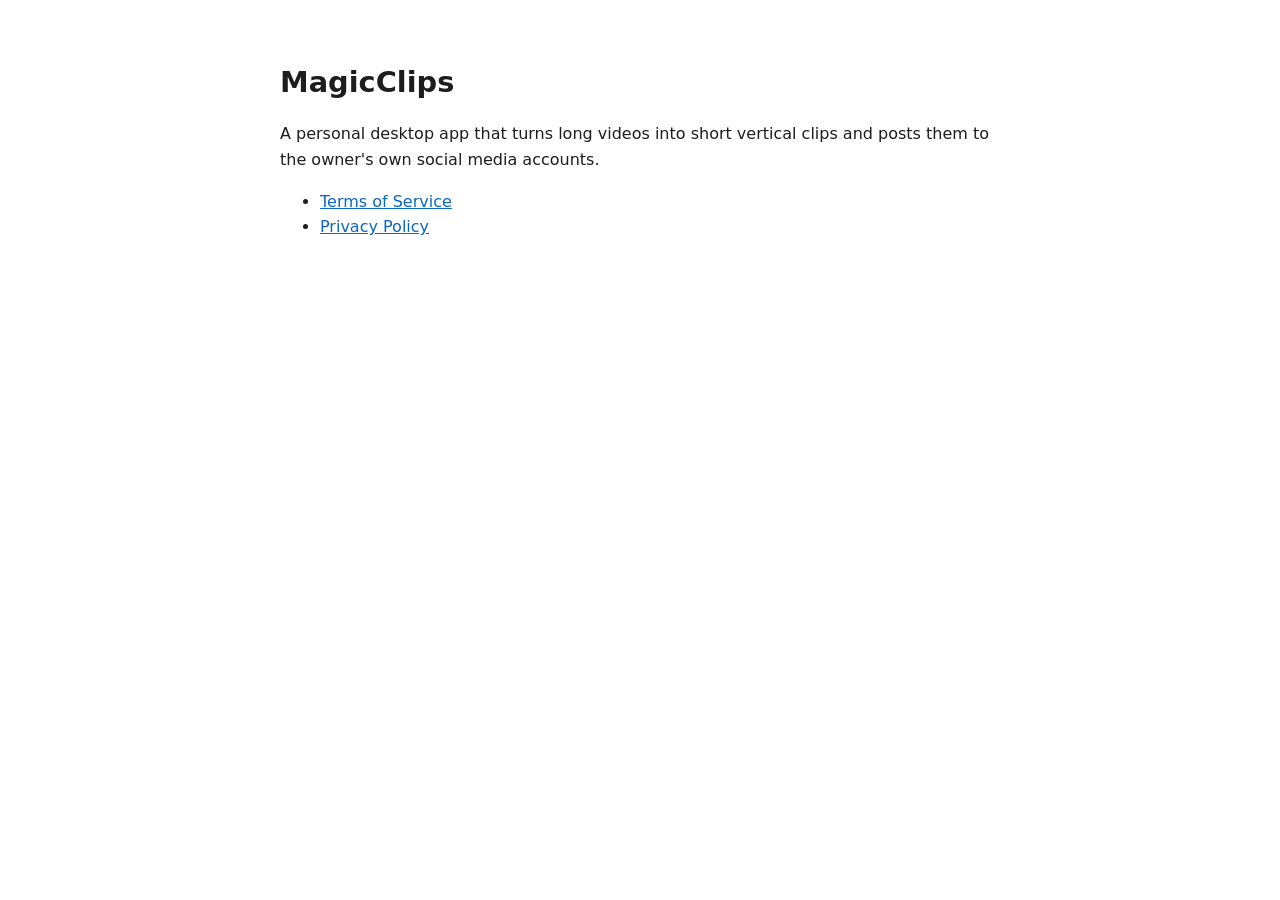
<file: index.html>
<!doctype html>
<html lang="en">
<head>
<meta charset="utf-8">
<meta name="viewport" content="width=device-width, initial-scale=1">
<title>MagicClips</title>
<link rel="stylesheet" href="style.css">
</head>
<body>
<main>
<h1>MagicClips</h1>
<p>A personal desktop app that turns long videos into short vertical clips and posts them to the owner's own
social media accounts.</p>
<ul>
  <li><a href="terms.html">Terms of Service</a></li>
  <li><a href="privacy.html">Privacy Policy</a></li>
</ul>
</main>
</body>
</html>
</file>
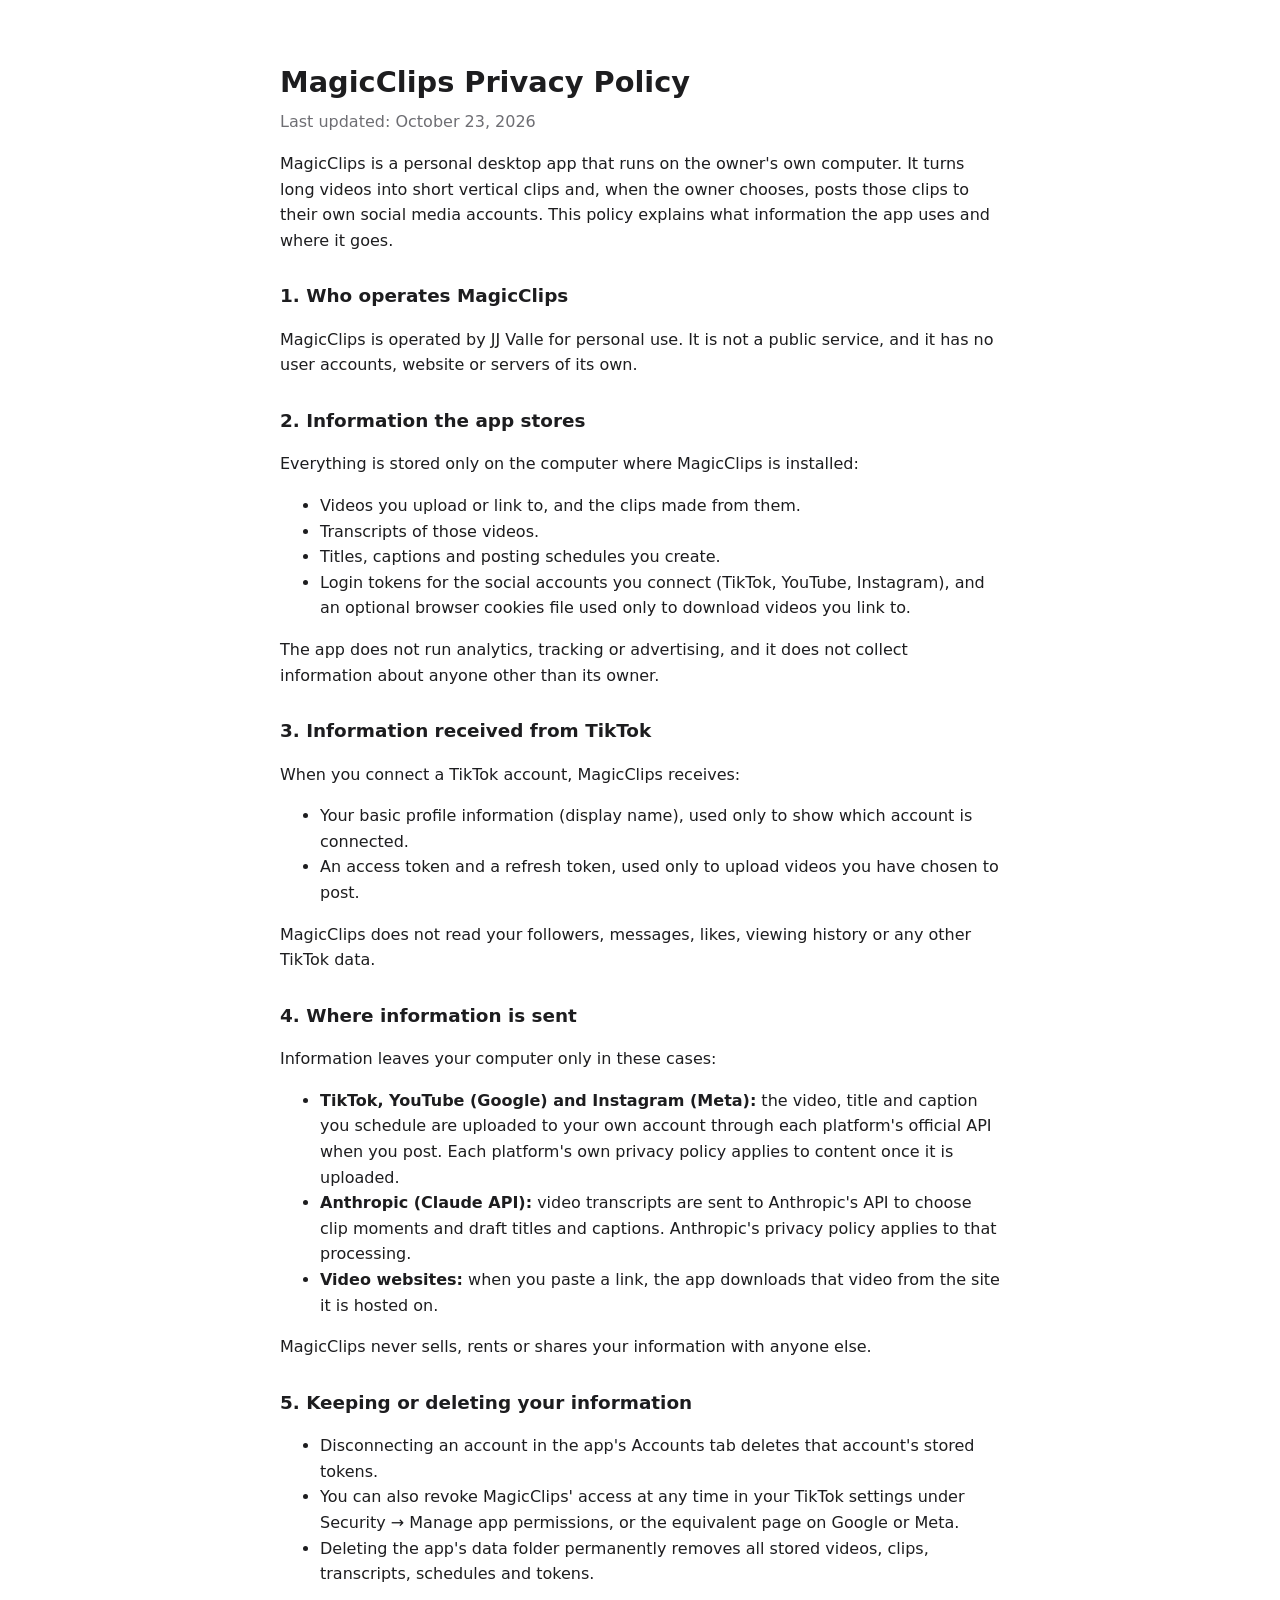
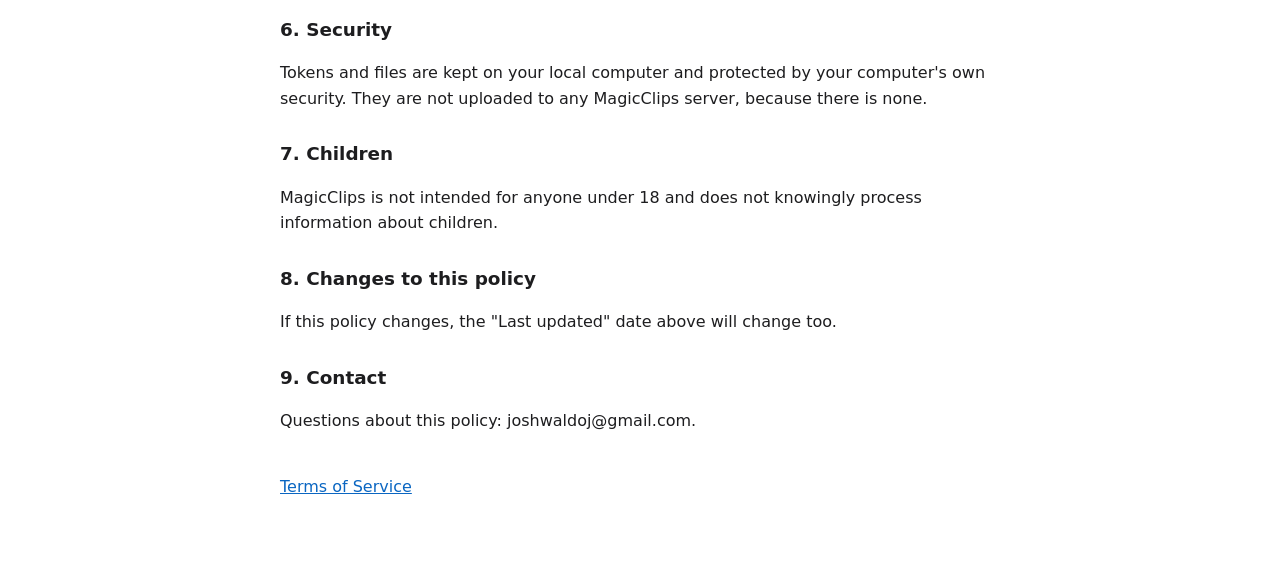
<file: privacy.html>
<!doctype html>
<html lang="en">
<head>
<meta charset="utf-8">
<meta name="viewport" content="width=device-width, initial-scale=1">
<title>MagicClips Privacy Policy</title>
<link rel="stylesheet" href="style.css">
</head>
<body>
<main>
<h1>MagicClips Privacy Policy</h1>
<p class="updated">Last updated: October 23, 2026</p>

<p>MagicClips is a personal desktop app that runs on the owner's own computer. It turns long videos into short
vertical clips and, when the owner chooses, posts those clips to their own social media accounts. This policy
explains what information the app uses and where it goes.</p>

<h2>1. Who operates MagicClips</h2>
<p>MagicClips is operated by JJ Valle for personal use. It is not a public service, and it has no user
accounts, website or servers of its own.</p>

<h2>2. Information the app stores</h2>
<p>Everything is stored only on the computer where MagicClips is installed:</p>
<ul>
  <li>Videos you upload or link to, and the clips made from them.</li>
  <li>Transcripts of those videos.</li>
  <li>Titles, captions and posting schedules you create.</li>
  <li>Login tokens for the social accounts you connect (TikTok, YouTube, Instagram), and an optional browser
      cookies file used only to download videos you link to.</li>
</ul>
<p>The app does not run analytics, tracking or advertising, and it does not collect information about anyone
other than its owner.</p>

<h2>3. Information received from TikTok</h2>
<p>When you connect a TikTok account, MagicClips receives:</p>
<ul>
  <li>Your basic profile information (display name), used only to show which account is connected.</li>
  <li>An access token and a refresh token, used only to upload videos you have chosen to post.</li>
</ul>
<p>MagicClips does not read your followers, messages, likes, viewing history or any other TikTok data.</p>

<h2>4. Where information is sent</h2>
<p>Information leaves your computer only in these cases:</p>
<ul>
  <li><strong>TikTok, YouTube (Google) and Instagram (Meta):</strong> the video, title and caption you schedule
      are uploaded to your own account through each platform's official API when you post. Each platform's own
      privacy policy applies to content once it is uploaded.</li>
  <li><strong>Anthropic (Claude API):</strong> video transcripts are sent to Anthropic's API to choose clip
      moments and draft titles and captions. Anthropic's privacy policy applies to that processing.</li>
  <li><strong>Video websites:</strong> when you paste a link, the app downloads that video from the site it is
      hosted on.</li>
</ul>
<p>MagicClips never sells, rents or shares your information with anyone else.</p>

<h2>5. Keeping or deleting your information</h2>
<ul>
  <li>Disconnecting an account in the app's Accounts tab deletes that account's stored tokens.</li>
  <li>You can also revoke MagicClips' access at any time in your TikTok settings under Security &rarr; Manage app
      permissions, or the equivalent page on Google or Meta.</li>
  <li>Deleting the app's data folder permanently removes all stored videos, clips, transcripts, schedules and
      tokens.</li>
</ul>

<h2>6. Security</h2>
<p>Tokens and files are kept on your local computer and protected by your computer's own security. They are not
uploaded to any MagicClips server, because there is none.</p>

<h2>7. Children</h2>
<p>MagicClips is not intended for anyone under 18 and does not knowingly process information about children.</p>

<h2>8. Changes to this policy</h2>
<p>If this policy changes, the "Last updated" date above will change too.</p>

<h2>9. Contact</h2>
<p>Questions about this policy: joshwaldoj@gmail.com.</p>

<p class="nav"><a href="terms.html">Terms of Service</a></p>
</main>
</body>
</html>
</file>
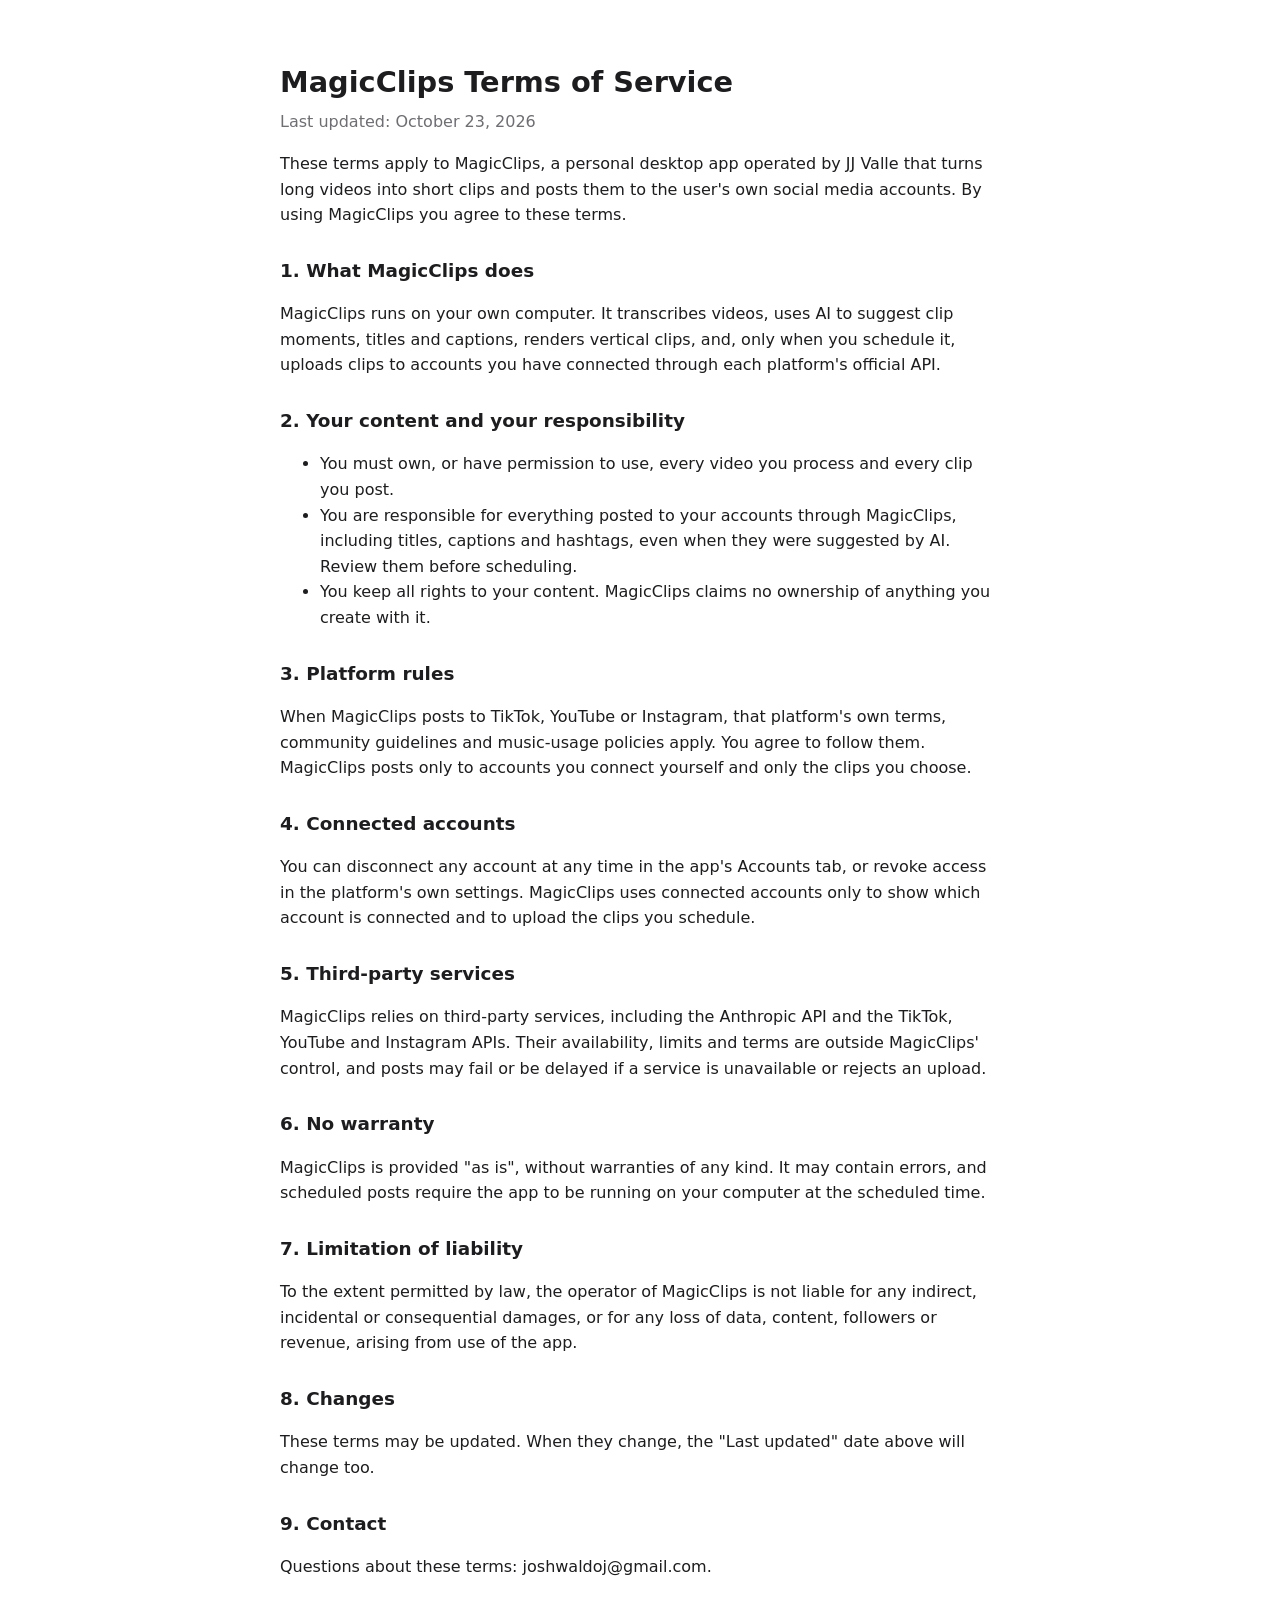
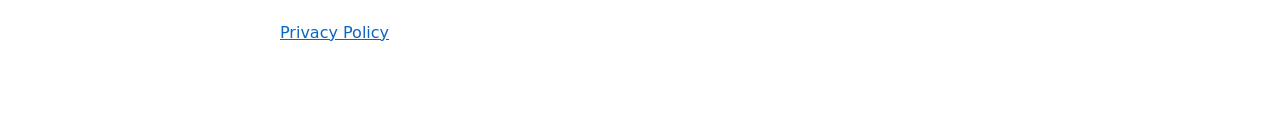
<file: terms.html>
<!doctype html>
<html lang="en">
<head>
<meta charset="utf-8">
<meta name="viewport" content="width=device-width, initial-scale=1">
<title>MagicClips Terms of Service</title>
<link rel="stylesheet" href="style.css">
</head>
<body>
<main>
<h1>MagicClips Terms of Service</h1>
<p class="updated">Last updated: October 23, 2026</p>

<p>These terms apply to MagicClips, a personal desktop app operated by JJ Valle that turns long videos into
short clips and posts them to the user's own social media accounts. By using MagicClips you agree to these
terms.</p>

<h2>1. What MagicClips does</h2>
<p>MagicClips runs on your own computer. It transcribes videos, uses AI to suggest clip moments, titles and
captions, renders vertical clips, and, only when you schedule it, uploads clips to accounts you have
connected through each platform's official API.</p>

<h2>2. Your content and your responsibility</h2>
<ul>
  <li>You must own, or have permission to use, every video you process and every clip you post.</li>
  <li>You are responsible for everything posted to your accounts through MagicClips, including titles,
      captions and hashtags, even when they were suggested by AI. Review them before scheduling.</li>
  <li>You keep all rights to your content. MagicClips claims no ownership of anything you create with it.</li>
</ul>

<h2>3. Platform rules</h2>
<p>When MagicClips posts to TikTok, YouTube or Instagram, that platform's own terms, community guidelines and
music-usage policies apply. You agree to follow them. MagicClips posts only to accounts you connect yourself
and only the clips you choose.</p>

<h2>4. Connected accounts</h2>
<p>You can disconnect any account at any time in the app's Accounts tab, or revoke access in the platform's own
settings. MagicClips uses connected accounts only to show which account is connected and to upload the clips
you schedule.</p>

<h2>5. Third-party services</h2>
<p>MagicClips relies on third-party services, including the Anthropic API and the TikTok, YouTube and Instagram
APIs. Their availability, limits and terms are outside MagicClips' control, and posts may fail or be delayed
if a service is unavailable or rejects an upload.</p>

<h2>6. No warranty</h2>
<p>MagicClips is provided "as is", without warranties of any kind. It may contain errors, and scheduled posts
require the app to be running on your computer at the scheduled time.</p>

<h2>7. Limitation of liability</h2>
<p>To the extent permitted by law, the operator of MagicClips is not liable for any indirect, incidental or
consequential damages, or for any loss of data, content, followers or revenue, arising from use of the
app.</p>

<h2>8. Changes</h2>
<p>These terms may be updated. When they change, the "Last updated" date above will change too.</p>

<h2>9. Contact</h2>
<p>Questions about these terms: joshwaldoj@gmail.com.</p>

<p class="nav"><a href="privacy.html">Privacy Policy</a></p>
</main>
</body>
</html>
</file>
<file: style.css>
:root { --bg: #ffffff; --fg: #1d1d1f; --muted: #6e6e73; --link: #0a66c2; }
@media (prefers-color-scheme: dark) {
  :root { --bg: #111113; --fg: #ececf0; --muted: #a1a1aa; --link: #6cb4ff; }
}
body { margin: 0; background: var(--bg); color: var(--fg);
       font: 16px/1.6 system-ui, -apple-system, "Segoe UI", sans-serif; }
main { max-width: 720px; margin: 0 auto; padding: 40px 16px 64px; }
h1 { font-size: 1.8rem; margin-bottom: 4px; }
h2 { font-size: 1.15rem; margin-top: 28px; }
.updated { color: var(--muted); margin-top: 0; }
a { color: var(--link); }
.nav { margin-top: 40px; }
</file>
